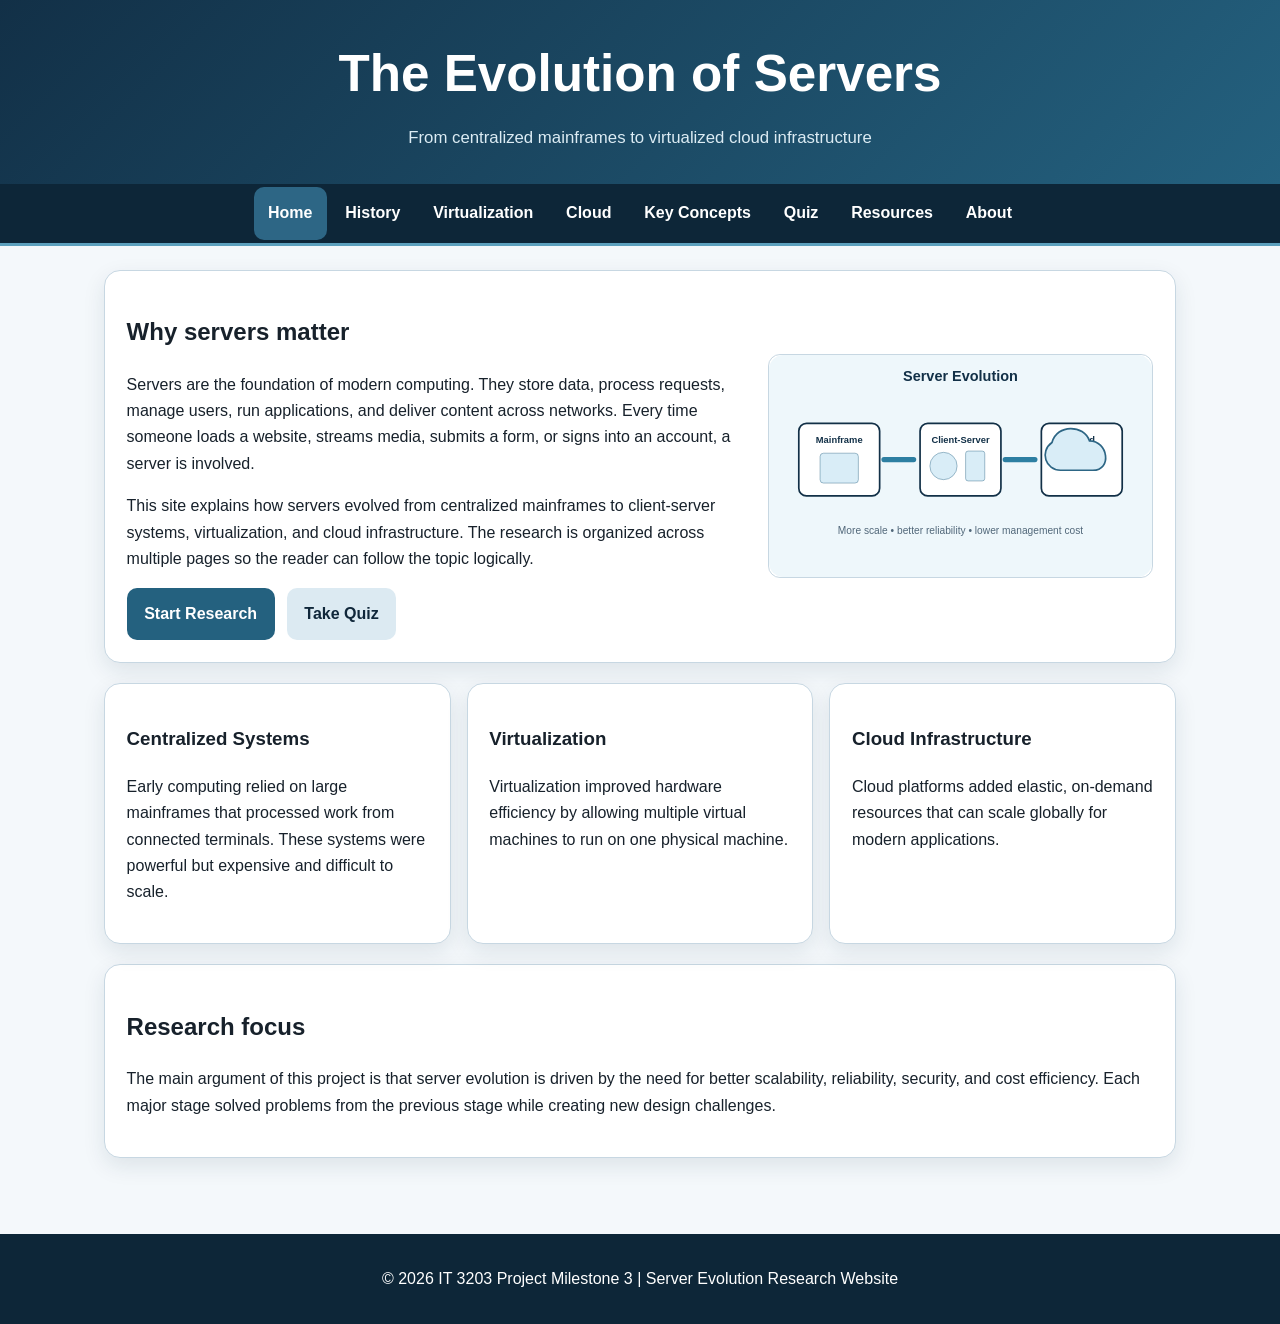
<file: index.html>
<!DOCTYPE html>
<html lang="en"><head><meta charset="UTF-8"><meta name="viewport" content="width=device-width, initial-scale=1.0"><title>Server Evolution | Home</title><link rel="stylesheet" href="styles.css"></head><body><a class="skip-link" href="#main">Skip to main content</a>
<header><h1>The Evolution of Servers</h1><p class="tagline">From centralized mainframes to virtualized cloud infrastructure</p></header>
<nav aria-label="Main navigation"><ul>
<li><a href="index.html" class="active">Home</a></li><li><a href="history.html">History</a></li><li><a href="virtualization.html">Virtualization</a></li><li><a href="cloud.html">Cloud</a></li><li><a href="concepts.html">Key Concepts</a></li><li><a href="quiz.html">Quiz</a></li><li><a href="resources.html">Resources</a></li><li><a href="about.html">About</a></li>
</ul></nav>
<main id="main">
<section class="hero"><div><h2>Why servers matter</h2><p>Servers are the foundation of modern computing. They store data, process requests, manage users, run applications, and deliver content across networks. Every time someone loads a website, streams media, submits a form, or signs into an account, a server is involved.</p><p>This site explains how servers evolved from centralized mainframes to client-server systems, virtualization, and cloud infrastructure. The research is organized across multiple pages so the reader can follow the topic logically.</p><div class="button-row"><a class="primary-button" href="history.html">Start Research</a><a class="secondary-button" href="quiz.html">Take Quiz</a></div></div><img src="images/server-evolution.svg" alt="Diagram showing the evolution from mainframes to cloud servers"></section>
<section class="content-grid"><article class="card"><h3>Centralized Systems</h3><p>Early computing relied on large mainframes that processed work from connected terminals. These systems were powerful but expensive and difficult to scale.</p></article><article class="card"><h3>Virtualization</h3><p>Virtualization improved hardware efficiency by allowing multiple virtual machines to run on one physical machine.</p></article><article class="card"><h3>Cloud Infrastructure</h3><p>Cloud platforms added elastic, on-demand resources that can scale globally for modern applications.</p></article></section>
<section class="card"><h2>Research focus</h2><p>The main argument of this project is that server evolution is driven by the need for better scalability, reliability, security, and cost efficiency. Each major stage solved problems from the previous stage while creating new design challenges.</p></section>
</main><footer><p>&copy; <span id="year"></span> IT 3203 Project Milestone 3 | Server Evolution Research Website</p></footer><script src="script.js"></script></body></html>
</file>
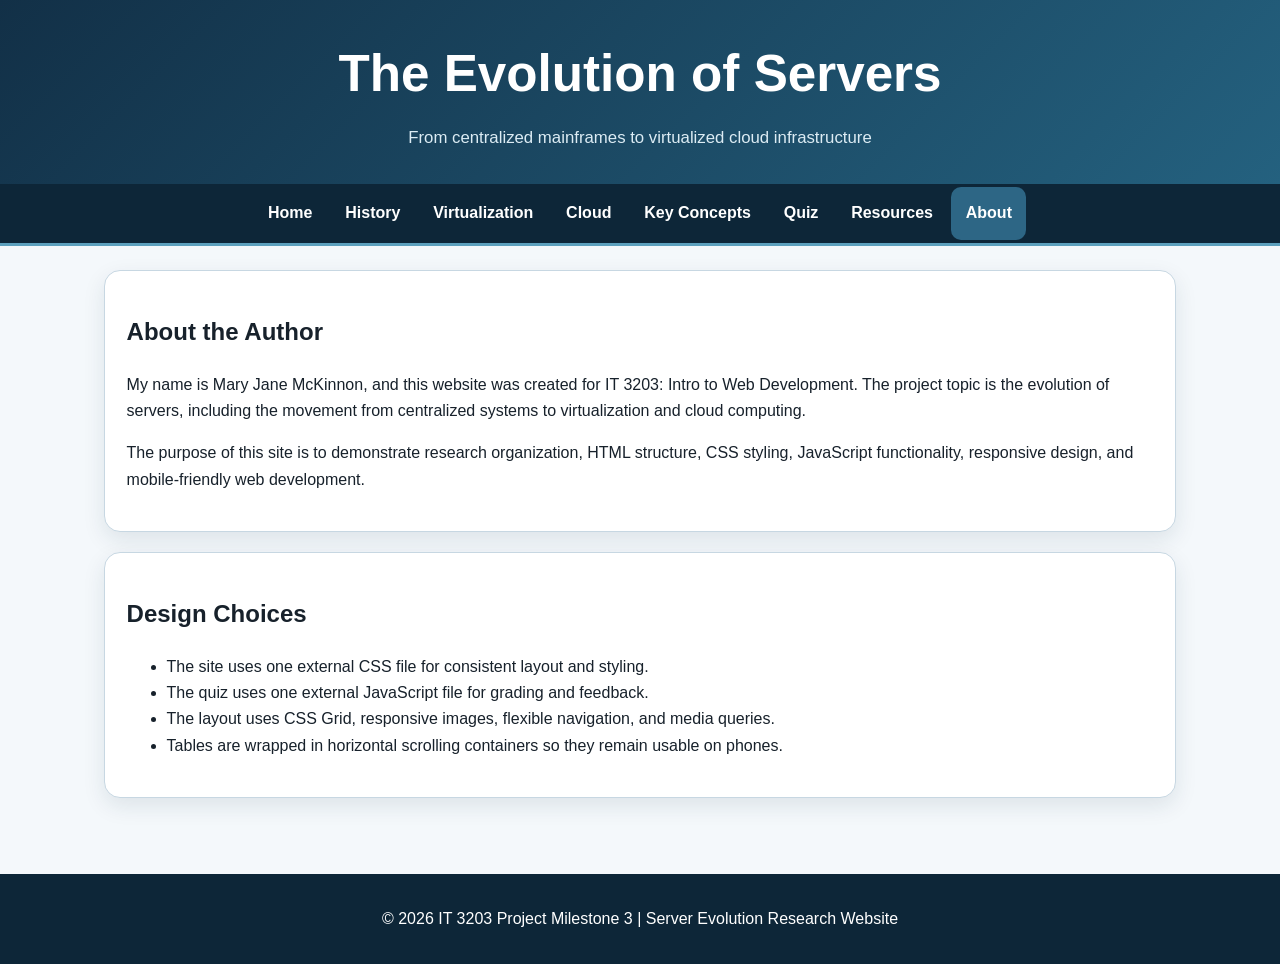
<file: about.html>
<!DOCTYPE html>
<html lang="en"><head><meta charset="UTF-8"><meta name="viewport" content="width=device-width, initial-scale=1.0"><title>Server Evolution | About</title><link rel="stylesheet" href="styles.css"></head><body><a class="skip-link" href="#main">Skip to main content</a>
<header><h1>The Evolution of Servers</h1><p class="tagline">From centralized mainframes to virtualized cloud infrastructure</p></header>
<nav aria-label="Main navigation"><ul>
<li><a href="index.html">Home</a></li><li><a href="history.html">History</a></li><li><a href="virtualization.html">Virtualization</a></li><li><a href="cloud.html">Cloud</a></li><li><a href="concepts.html">Key Concepts</a></li><li><a href="quiz.html">Quiz</a></li><li><a href="resources.html">Resources</a></li><li><a href="about.html" class="active">About</a></li>
</ul></nav>
<main id="main"><section class="card"><h2>About the Author</h2><p>My name is Mary Jane McKinnon, and this website was created for IT 3203: Intro to Web Development. The project topic is the evolution of servers, including the movement from centralized systems to virtualization and cloud computing.</p><p>The purpose of this site is to demonstrate research organization, HTML structure, CSS styling, JavaScript functionality, responsive design, and mobile-friendly web development.</p></section><section class="card"><h2>Design Choices</h2><ul><li>The site uses one external CSS file for consistent layout and styling.</li><li>The quiz uses one external JavaScript file for grading and feedback.</li><li>The layout uses CSS Grid, responsive images, flexible navigation, and media queries.</li><li>Tables are wrapped in horizontal scrolling containers so they remain usable on phones.</li></ul></section></main><footer><p>&copy; <span id="year"></span> IT 3203 Project Milestone 3 | Server Evolution Research Website</p></footer><script src="script.js"></script></body></html>
</file>
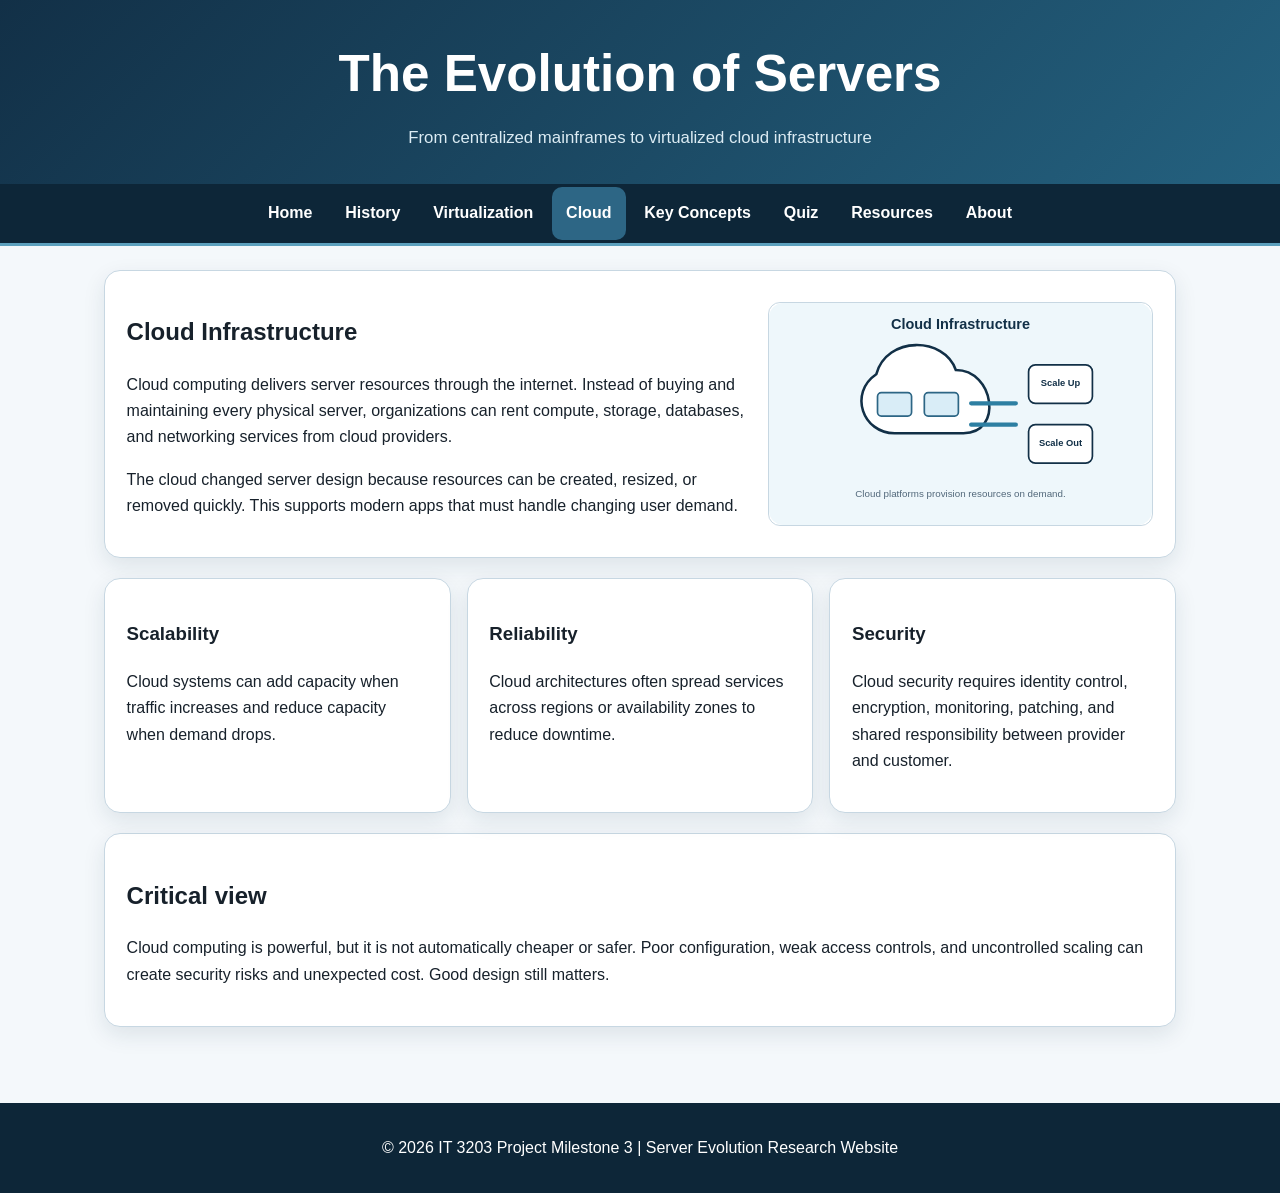
<file: cloud.html>
<!DOCTYPE html>
<html lang="en"><head><meta charset="UTF-8"><meta name="viewport" content="width=device-width, initial-scale=1.0"><title>Server Evolution | Cloud Infrastructure</title><link rel="stylesheet" href="styles.css"></head><body><a class="skip-link" href="#main">Skip to main content</a>
<header><h1>The Evolution of Servers</h1><p class="tagline">From centralized mainframes to virtualized cloud infrastructure</p></header>
<nav aria-label="Main navigation"><ul>
<li><a href="index.html">Home</a></li><li><a href="history.html">History</a></li><li><a href="virtualization.html">Virtualization</a></li><li><a href="cloud.html" class="active">Cloud</a></li><li><a href="concepts.html">Key Concepts</a></li><li><a href="quiz.html">Quiz</a></li><li><a href="resources.html">Resources</a></li><li><a href="about.html">About</a></li>
</ul></nav>
<main id="main">
<section class="hero"><div><h2>Cloud Infrastructure</h2><p>Cloud computing delivers server resources through the internet. Instead of buying and maintaining every physical server, organizations can rent compute, storage, databases, and networking services from cloud providers.</p><p>The cloud changed server design because resources can be created, resized, or removed quickly. This supports modern apps that must handle changing user demand.</p></div><img src="images/cloud-server.svg" alt="Cloud server scaling graphic"></section>
<section class="content-grid"><article class="card"><h3>Scalability</h3><p>Cloud systems can add capacity when traffic increases and reduce capacity when demand drops.</p></article><article class="card"><h3>Reliability</h3><p>Cloud architectures often spread services across regions or availability zones to reduce downtime.</p></article><article class="card"><h3>Security</h3><p>Cloud security requires identity control, encryption, monitoring, patching, and shared responsibility between provider and customer.</p></article></section>
<section class="card"><h2>Critical view</h2><p>Cloud computing is powerful, but it is not automatically cheaper or safer. Poor configuration, weak access controls, and uncontrolled scaling can create security risks and unexpected cost. Good design still matters.</p></section>
</main><footer><p>&copy; <span id="year"></span> IT 3203 Project Milestone 3 | Server Evolution Research Website</p></footer><script src="script.js"></script></body></html>
</file>
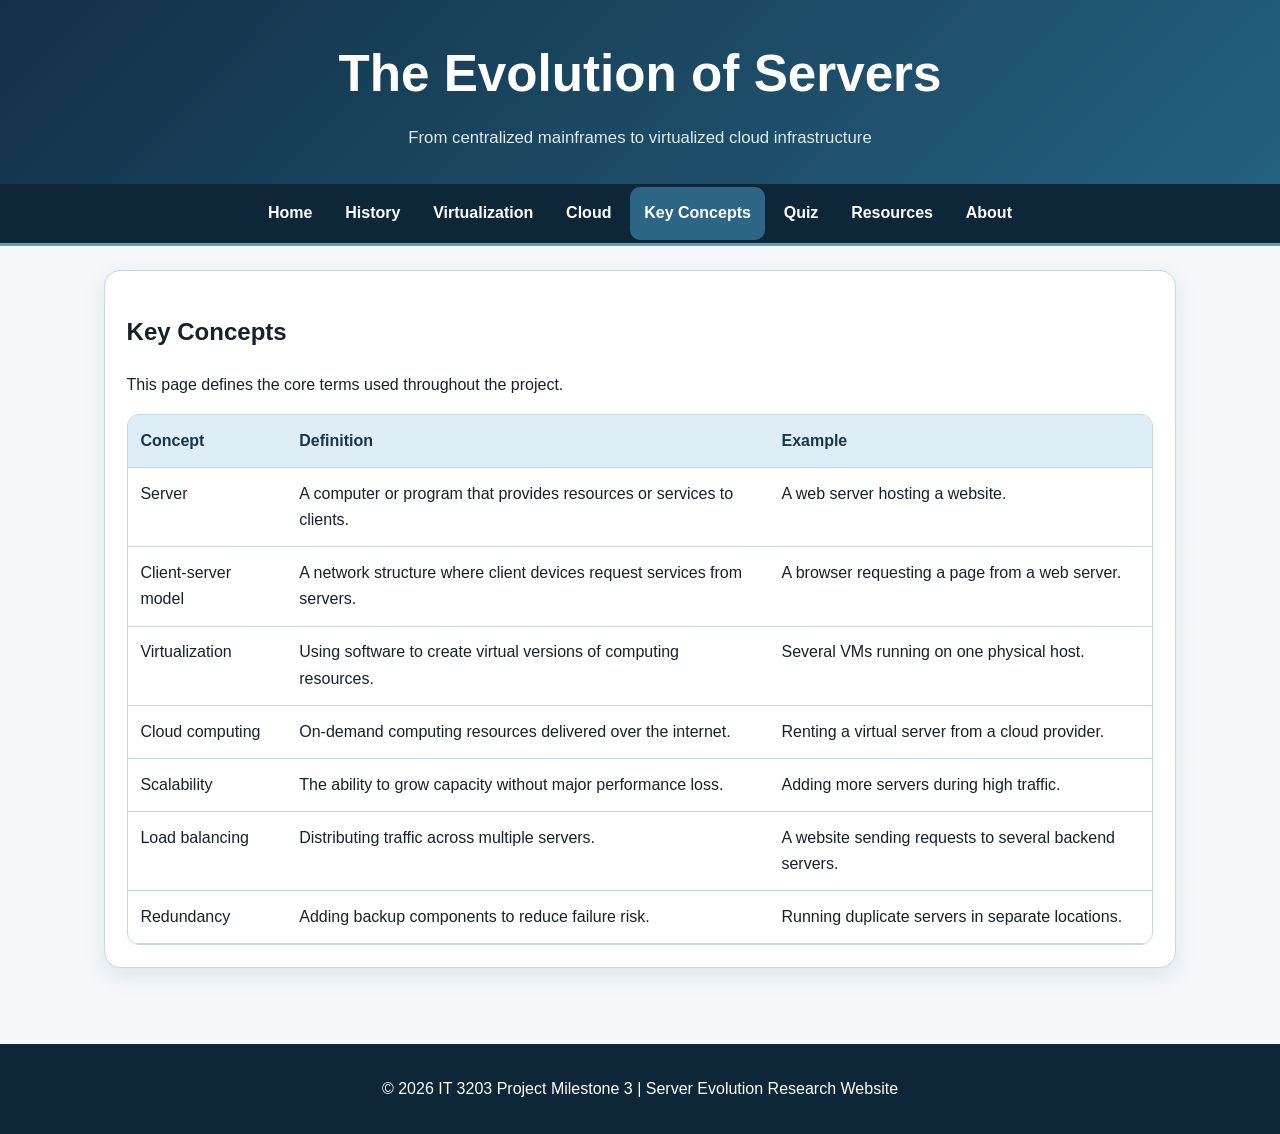
<file: concepts.html>
<!DOCTYPE html>
<html lang="en"><head><meta charset="UTF-8"><meta name="viewport" content="width=device-width, initial-scale=1.0"><title>Server Evolution | Key Concepts</title><link rel="stylesheet" href="styles.css"></head><body><a class="skip-link" href="#main">Skip to main content</a>
<header><h1>The Evolution of Servers</h1><p class="tagline">From centralized mainframes to virtualized cloud infrastructure</p></header>
<nav aria-label="Main navigation"><ul>
<li><a href="index.html">Home</a></li><li><a href="history.html">History</a></li><li><a href="virtualization.html">Virtualization</a></li><li><a href="cloud.html">Cloud</a></li><li><a href="concepts.html" class="active">Key Concepts</a></li><li><a href="quiz.html">Quiz</a></li><li><a href="resources.html">Resources</a></li><li><a href="about.html">About</a></li>
</ul></nav>
<main id="main">
<section class="card"><h2>Key Concepts</h2><p>This page defines the core terms used throughout the project.</p><div class="table-wrapper"><table><thead><tr><th>Concept</th><th>Definition</th><th>Example</th></tr></thead><tbody><tr><td>Server</td><td>A computer or program that provides resources or services to clients.</td><td>A web server hosting a website.</td></tr><tr><td>Client-server model</td><td>A network structure where client devices request services from servers.</td><td>A browser requesting a page from a web server.</td></tr><tr><td>Virtualization</td><td>Using software to create virtual versions of computing resources.</td><td>Several VMs running on one physical host.</td></tr><tr><td>Cloud computing</td><td>On-demand computing resources delivered over the internet.</td><td>Renting a virtual server from a cloud provider.</td></tr><tr><td>Scalability</td><td>The ability to grow capacity without major performance loss.</td><td>Adding more servers during high traffic.</td></tr><tr><td>Load balancing</td><td>Distributing traffic across multiple servers.</td><td>A website sending requests to several backend servers.</td></tr><tr><td>Redundancy</td><td>Adding backup components to reduce failure risk.</td><td>Running duplicate servers in separate locations.</td></tr></tbody></table></div></section>
</main><footer><p>&copy; <span id="year"></span> IT 3203 Project Milestone 3 | Server Evolution Research Website</p></footer><script src="script.js"></script></body></html>
</file>
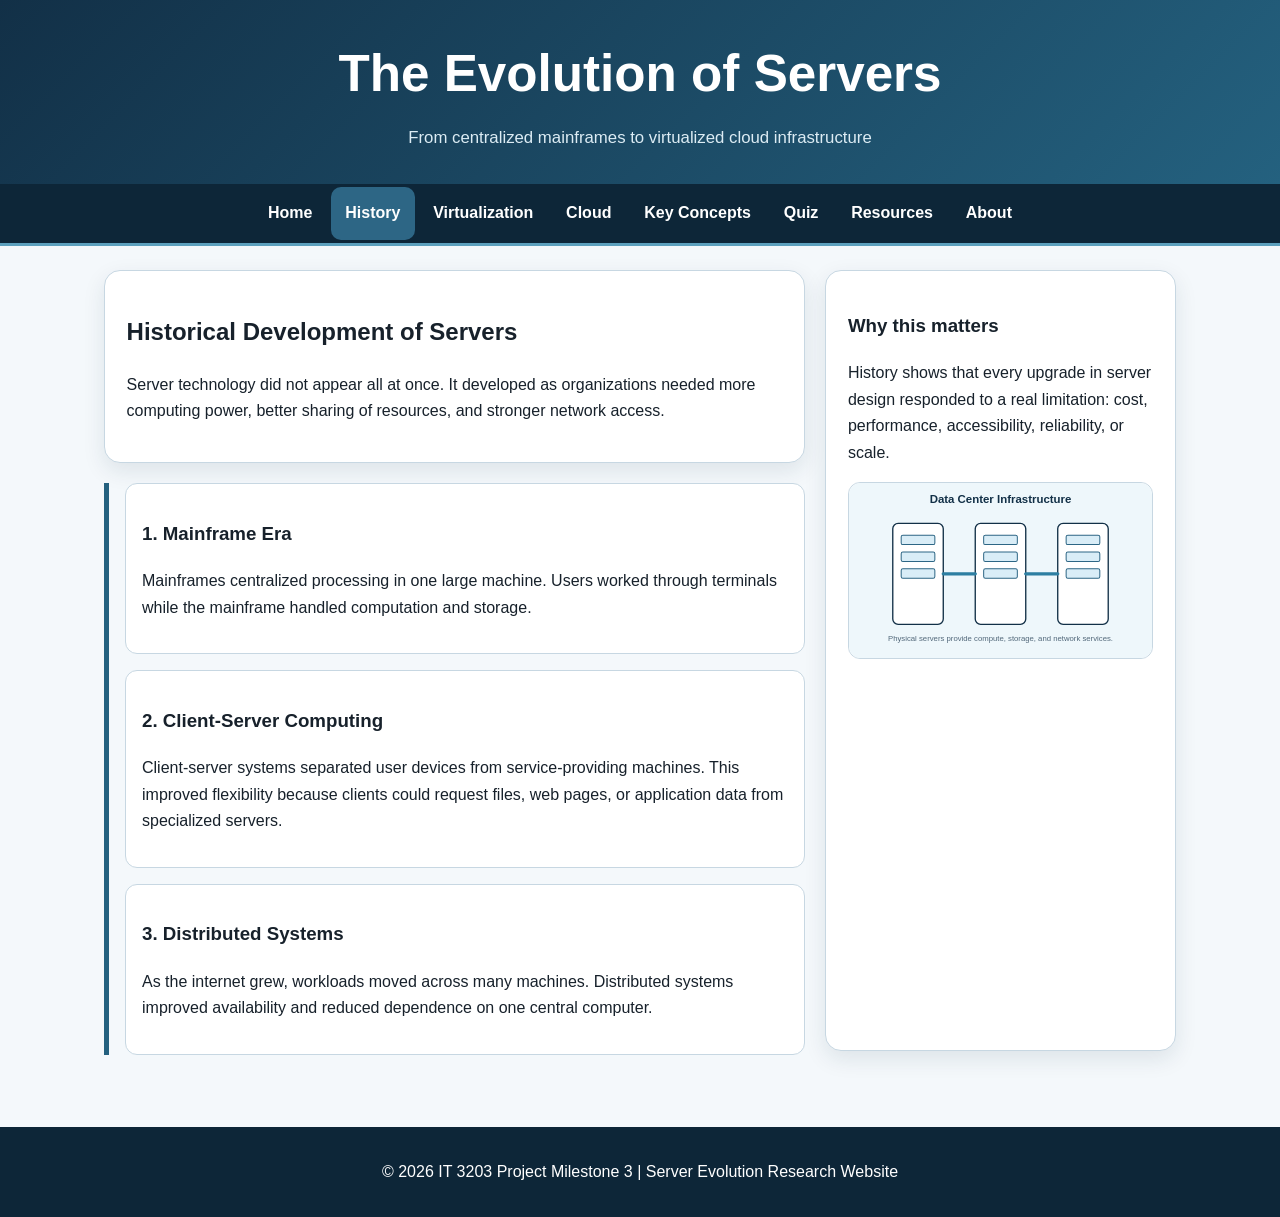
<file: history.html>
<!DOCTYPE html>
<html lang="en"><head><meta charset="UTF-8"><meta name="viewport" content="width=device-width, initial-scale=1.0"><title>Server Evolution | History</title><link rel="stylesheet" href="styles.css"></head><body><a class="skip-link" href="#main">Skip to main content</a>
<header><h1>The Evolution of Servers</h1><p class="tagline">From centralized mainframes to virtualized cloud infrastructure</p></header>
<nav aria-label="Main navigation"><ul>
<li><a href="index.html">Home</a></li><li><a href="history.html" class="active">History</a></li><li><a href="virtualization.html">Virtualization</a></li><li><a href="cloud.html">Cloud</a></li><li><a href="concepts.html">Key Concepts</a></li><li><a href="quiz.html">Quiz</a></li><li><a href="resources.html">Resources</a></li><li><a href="about.html">About</a></li>
</ul></nav>
<main id="main">
<section class="page-layout"><div><article class="card"><h2>Historical Development of Servers</h2><p>Server technology did not appear all at once. It developed as organizations needed more computing power, better sharing of resources, and stronger network access.</p></article><section class="timeline"><article><h3>1. Mainframe Era</h3><p>Mainframes centralized processing in one large machine. Users worked through terminals while the mainframe handled computation and storage.</p></article><article><h3>2. Client-Server Computing</h3><p>Client-server systems separated user devices from service-providing machines. This improved flexibility because clients could request files, web pages, or application data from specialized servers.</p></article><article><h3>3. Distributed Systems</h3><p>As the internet grew, workloads moved across many machines. Distributed systems improved availability and reduced dependence on one central computer.</p></article></section></div><aside class="sidebar-card"><h3>Why this matters</h3><p>History shows that every upgrade in server design responded to a real limitation: cost, performance, accessibility, reliability, or scale.</p><img class="responsive-img" src="images/data-center.svg" alt="Data center infrastructure graphic"></aside></section>
</main><footer><p>&copy; <span id="year"></span> IT 3203 Project Milestone 3 | Server Evolution Research Website</p></footer><script src="script.js"></script></body></html>
</file>
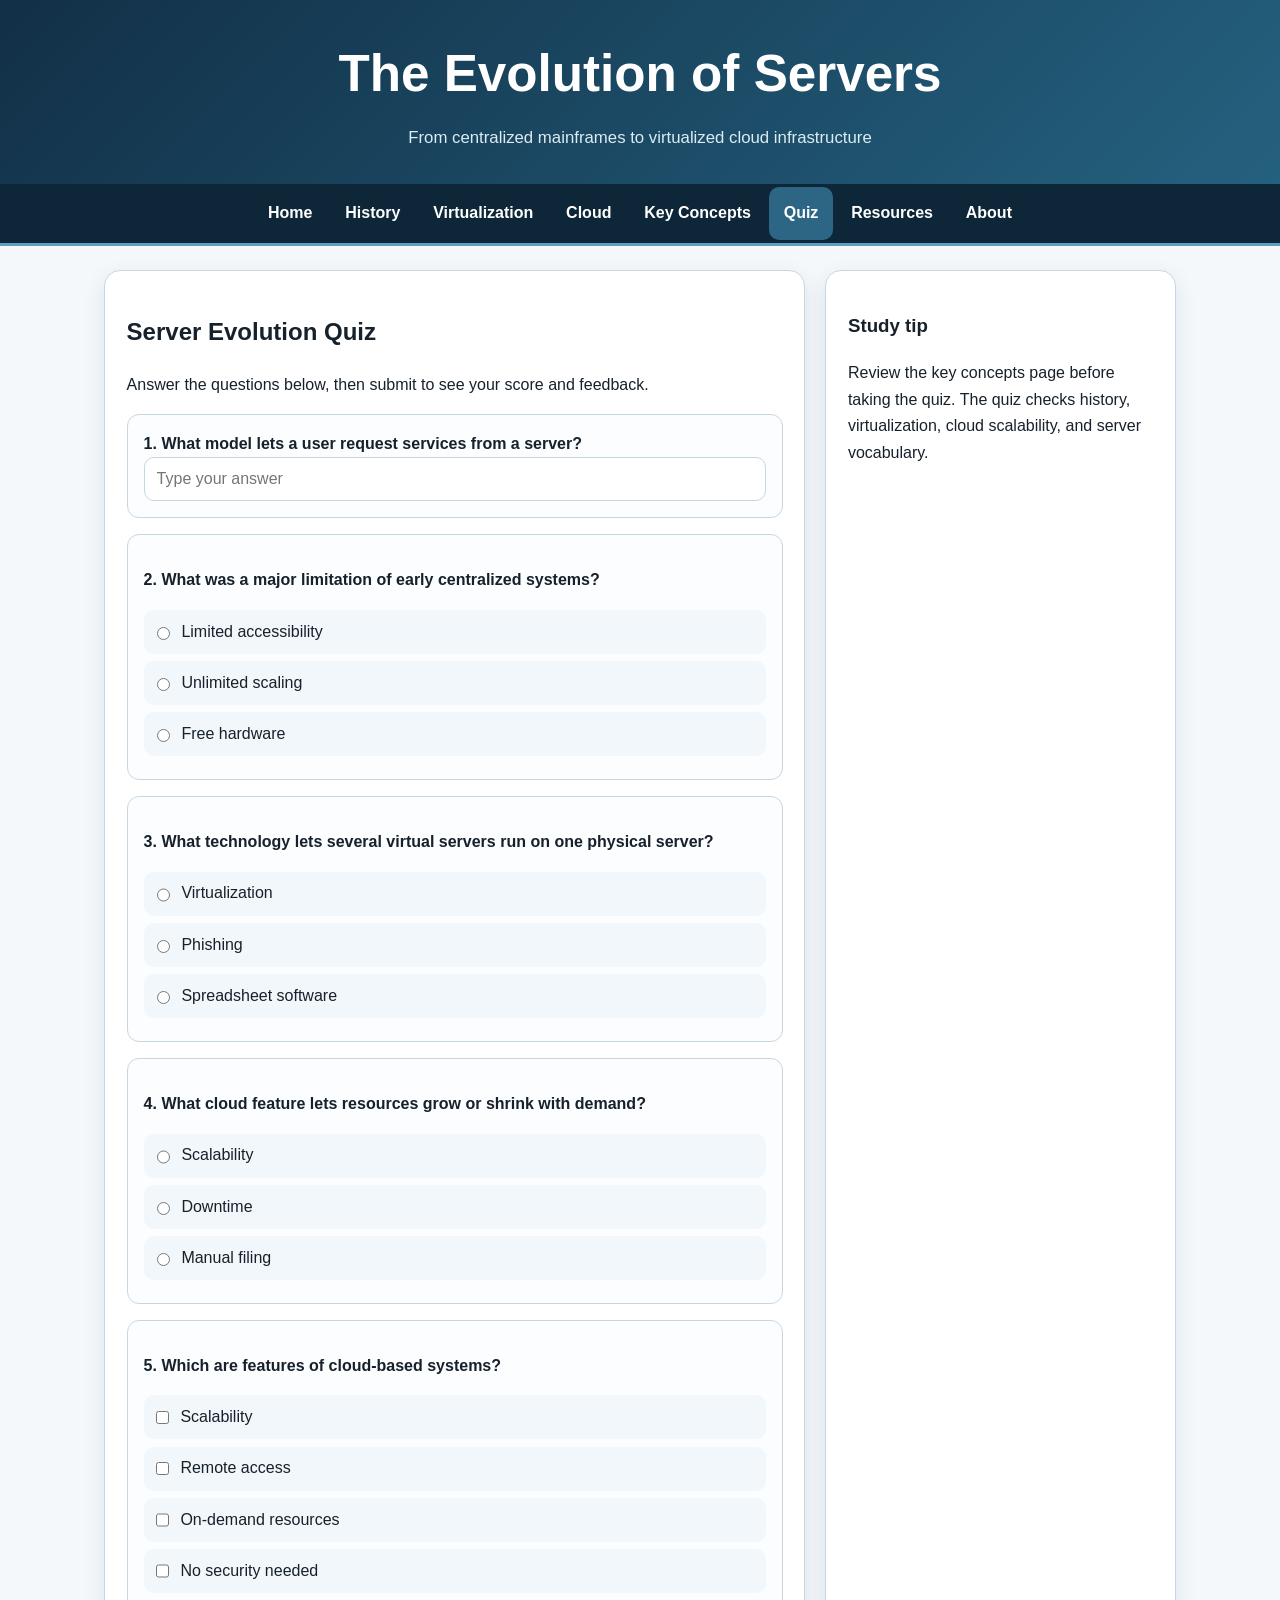
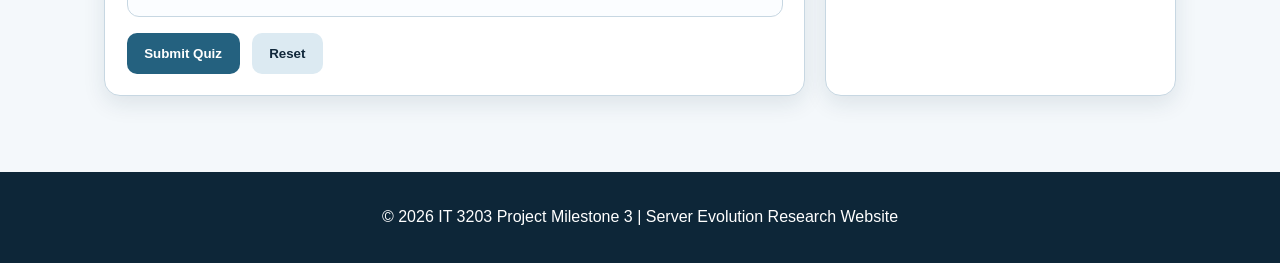
<file: quiz.html>
<!DOCTYPE html>
<html lang="en"><head><meta charset="UTF-8"><meta name="viewport" content="width=device-width, initial-scale=1.0"><title>Server Evolution | Quiz</title><link rel="stylesheet" href="styles.css"></head><body><a class="skip-link" href="#main">Skip to main content</a>
<header><h1>The Evolution of Servers</h1><p class="tagline">From centralized mainframes to virtualized cloud infrastructure</p></header>
<nav aria-label="Main navigation"><ul>
<li><a href="index.html">Home</a></li><li><a href="history.html">History</a></li><li><a href="virtualization.html">Virtualization</a></li><li><a href="cloud.html">Cloud</a></li><li><a href="concepts.html">Key Concepts</a></li><li><a href="quiz.html" class="active">Quiz</a></li><li><a href="resources.html">Resources</a></li><li><a href="about.html">About</a></li>
</ul></nav>
<main id="main">
<section class="page-layout"><div><article class="quiz-card"><h2>Server Evolution Quiz</h2><p>Answer the questions below, then submit to see your score and feedback.</p><form id="server-quiz"><div class="quiz-question"><label for="q1"><strong>1. What model lets a user request services from a server?</strong></label><input type="text" id="q1" name="q1" placeholder="Type your answer"></div><div class="quiz-question"><p><strong>2. What was a major limitation of early centralized systems?</strong></p><div class="option-list"><label><input type="radio" name="q2" value="limited accessibility"> Limited accessibility</label><label><input type="radio" name="q2" value="unlimited scaling"> Unlimited scaling</label><label><input type="radio" name="q2" value="free hardware"> Free hardware</label></div></div><div class="quiz-question"><p><strong>3. What technology lets several virtual servers run on one physical server?</strong></p><div class="option-list"><label><input type="radio" name="q3" value="virtualization"> Virtualization</label><label><input type="radio" name="q3" value="phishing"> Phishing</label><label><input type="radio" name="q3" value="spreadsheet software"> Spreadsheet software</label></div></div><div class="quiz-question"><p><strong>4. What cloud feature lets resources grow or shrink with demand?</strong></p><div class="option-list"><label><input type="radio" name="q4" value="scalability"> Scalability</label><label><input type="radio" name="q4" value="downtime"> Downtime</label><label><input type="radio" name="q4" value="manual filing"> Manual filing</label></div></div><div class="quiz-question"><p><strong>5. Which are features of cloud-based systems?</strong></p><div class="option-list"><label><input type="checkbox" name="q5" value="Scalability"> Scalability</label><label><input type="checkbox" name="q5" value="Remote access"> Remote access</label><label><input type="checkbox" name="q5" value="On-demand resources"> On-demand resources</label><label><input type="checkbox" name="q5" value="No security needed"> No security needed</label></div></div><div class="button-row"><button class="primary-button" type="submit">Submit Quiz</button><button class="secondary-button" type="button" id="reset-button">Reset</button></div></form></article><section id="quiz-results" class="result-panel"><div id="result-banner"></div><div id="result-list"></div></section></div><aside class="sidebar-card"><h3>Study tip</h3><p>Review the key concepts page before taking the quiz. The quiz checks history, virtualization, cloud scalability, and server vocabulary.</p></aside></section>
</main><footer><p>&copy; <span id="year"></span> IT 3203 Project Milestone 3 | Server Evolution Research Website</p></footer><script src="script.js"></script></body></html>
</file>
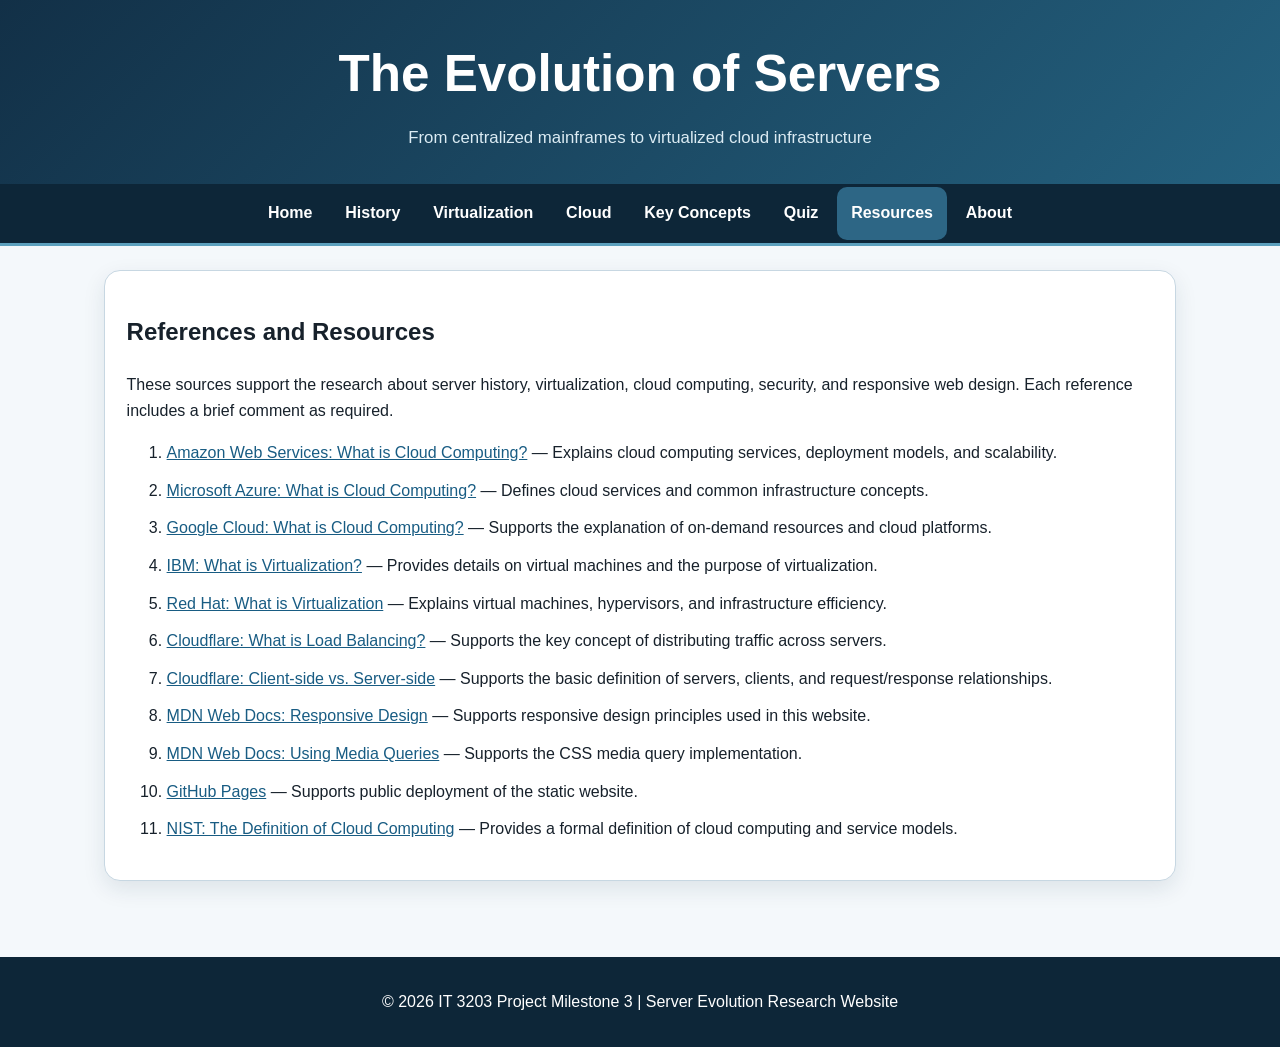
<file: resources.html>
<!DOCTYPE html>
<html lang="en"><head><meta charset="UTF-8"><meta name="viewport" content="width=device-width, initial-scale=1.0"><title>Server Evolution | Resources</title><link rel="stylesheet" href="styles.css"></head><body><a class="skip-link" href="#main">Skip to main content</a>
<header><h1>The Evolution of Servers</h1><p class="tagline">From centralized mainframes to virtualized cloud infrastructure</p></header>
<nav aria-label="Main navigation"><ul>
<li><a href="index.html">Home</a></li><li><a href="history.html">History</a></li><li><a href="virtualization.html">Virtualization</a></li><li><a href="cloud.html">Cloud</a></li><li><a href="concepts.html">Key Concepts</a></li><li><a href="quiz.html">Quiz</a></li><li><a href="resources.html" class="active">Resources</a></li><li><a href="about.html">About</a></li>
</ul></nav>
<main id="main"><section class="card"><h2>References and Resources</h2><p>These sources support the research about server history, virtualization, cloud computing, security, and responsive web design. Each reference includes a brief comment as required.</p><ol class="resource-list">
<li><a href="https://aws.amazon.com/what-is-cloud-computing/">Amazon Web Services: What is Cloud Computing?</a> — Explains cloud computing services, deployment models, and scalability.</li>
<li><a href="https://azure.microsoft.com/en-us/resources/cloud-computing-dictionary/what-is-cloud-computing/">Microsoft Azure: What is Cloud Computing?</a> — Defines cloud services and common infrastructure concepts.</li>
<li><a href="https://cloud.google.com/learn/what-is-cloud-computing">Google Cloud: What is Cloud Computing?</a> — Supports the explanation of on-demand resources and cloud platforms.</li>
<li><a href="https://www.ibm.com/topics/virtualization">IBM: What is Virtualization?</a> — Provides details on virtual machines and the purpose of virtualization.</li>
<li><a href="https://www.redhat.com/en/topics/virtualization/what-is-virtualization">Red Hat: What is Virtualization</a> — Explains virtual machines, hypervisors, and infrastructure efficiency.</li>
<li><a href="https://www.cloudflare.com/learning/performance/what-is-load-balancing/">Cloudflare: What is Load Balancing?</a> — Supports the key concept of distributing traffic across servers.</li>
<li><a href="https://www.cloudflare.com/learning/serverless/glossary/client-side-vs-server-side/">Cloudflare: Client-side vs. Server-side</a> — Supports the basic definition of servers, clients, and request/response relationships.</li>
<li><a href="https://developer.mozilla.org/en-US/docs/Learn_web_development/Core/CSS_layout/Responsive_Design">MDN Web Docs: Responsive Design</a> — Supports responsive design principles used in this website.</li>
<li><a href="https://developer.mozilla.org/en-US/docs/Web/CSS/CSS_media_queries/Using_media_queries">MDN Web Docs: Using Media Queries</a> — Supports the CSS media query implementation.</li>
<li><a href="https://pages.github.com/">GitHub Pages</a> — Supports public deployment of the static website.</li>
<li><a href="https://www.nist.gov/publications/nist-definition-cloud-computing">NIST: The Definition of Cloud Computing</a> — Provides a formal definition of cloud computing and service models.</li>
</ol></section></main><footer><p>&copy; <span id="year"></span> IT 3203 Project Milestone 3 | Server Evolution Research Website</p></footer><script src="script.js"></script></body></html>
</file>
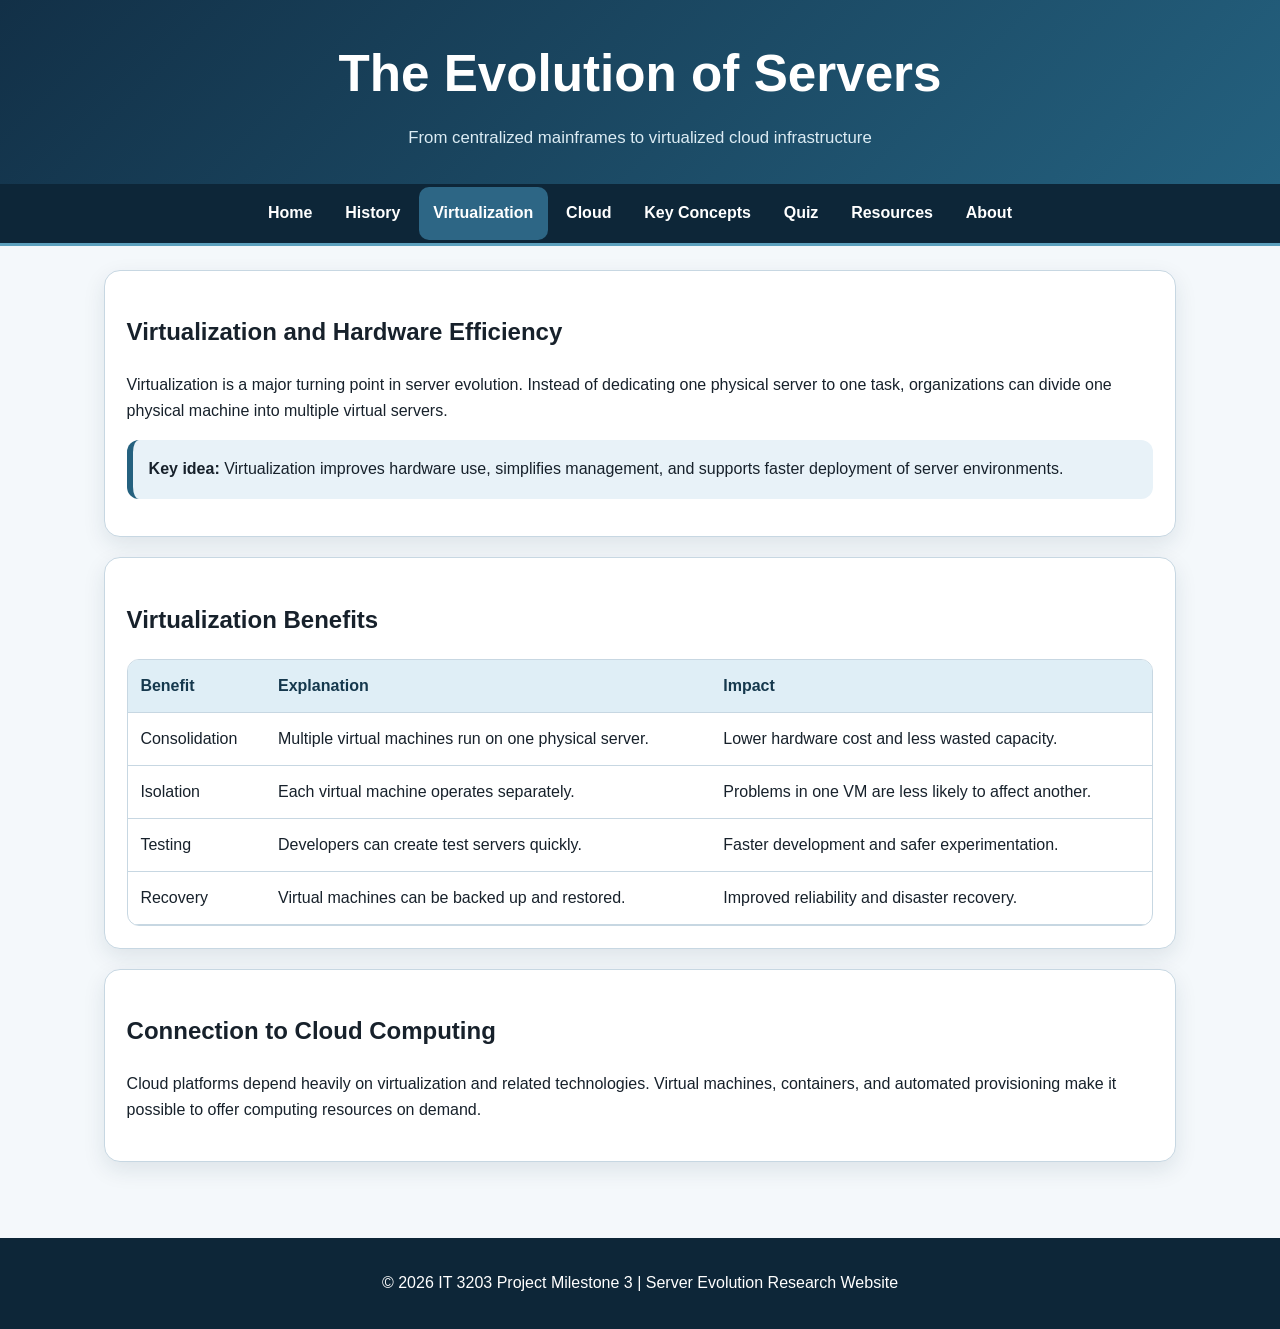
<file: virtualization.html>
<!DOCTYPE html>
<html lang="en"><head><meta charset="UTF-8"><meta name="viewport" content="width=device-width, initial-scale=1.0"><title>Server Evolution | Virtualization</title><link rel="stylesheet" href="styles.css"></head><body><a class="skip-link" href="#main">Skip to main content</a>
<header><h1>The Evolution of Servers</h1><p class="tagline">From centralized mainframes to virtualized cloud infrastructure</p></header>
<nav aria-label="Main navigation"><ul>
<li><a href="index.html">Home</a></li><li><a href="history.html">History</a></li><li><a href="virtualization.html" class="active">Virtualization</a></li><li><a href="cloud.html">Cloud</a></li><li><a href="concepts.html">Key Concepts</a></li><li><a href="quiz.html">Quiz</a></li><li><a href="resources.html">Resources</a></li><li><a href="about.html">About</a></li>
</ul></nav>
<main id="main">
<section class="card"><h2>Virtualization and Hardware Efficiency</h2><p>Virtualization is a major turning point in server evolution. Instead of dedicating one physical server to one task, organizations can divide one physical machine into multiple virtual servers.</p><div class="callout"><strong>Key idea:</strong> Virtualization improves hardware use, simplifies management, and supports faster deployment of server environments.</div></section>
<section class="card"><h2>Virtualization Benefits</h2><div class="table-wrapper"><table><thead><tr><th>Benefit</th><th>Explanation</th><th>Impact</th></tr></thead><tbody><tr><td>Consolidation</td><td>Multiple virtual machines run on one physical server.</td><td>Lower hardware cost and less wasted capacity.</td></tr><tr><td>Isolation</td><td>Each virtual machine operates separately.</td><td>Problems in one VM are less likely to affect another.</td></tr><tr><td>Testing</td><td>Developers can create test servers quickly.</td><td>Faster development and safer experimentation.</td></tr><tr><td>Recovery</td><td>Virtual machines can be backed up and restored.</td><td>Improved reliability and disaster recovery.</td></tr></tbody></table></div></section>
<section class="card"><h2>Connection to Cloud Computing</h2><p>Cloud platforms depend heavily on virtualization and related technologies. Virtual machines, containers, and automated provisioning make it possible to offer computing resources on demand.</p></section>
</main><footer><p>&copy; <span id="year"></span> IT 3203 Project Milestone 3 | Server Evolution Research Website</p></footer><script src="script.js"></script></body></html>
</file>
<file: styles.css>
/* ==========================================================
   IT 3203 Project Milestone 3 - Responsive Server Evolution Site
   Shared stylesheet for every page. Breakpoints: desktop default,
   laptop/tablet <=1100px, small tablet <=820px, phone <=600px.
   ========================================================== */
:root{--primary:#123047;--secondary:#24617f;--accent:#e8f2f8;--ink:#17212b;--muted:#52687a;--card:#fff;--line:#c7d7e2;--success:#1f7a45;--danger:#b3261e;--shadow:0 8px 22px rgba(18,48,71,.10);--radius:16px}
*{box-sizing:border-box}html{scroll-behavior:smooth}body{margin:0;font-family:Arial,Helvetica,sans-serif;line-height:1.65;color:var(--ink);background:#f4f8fb;font-size:16px;overflow-x:hidden}img,svg,video{max-width:100%;height:auto}a{color:#185c83;overflow-wrap:anywhere}a:hover{color:#0d334a}
header{background:linear-gradient(135deg,var(--primary),var(--secondary));color:#fff;padding:2rem 1.25rem;text-align:center}header h1{margin:0;font-size:clamp(2rem,5vw,3.2rem)}.tagline{margin:.5rem auto 0;max-width:850px;color:#dcecf4;font-size:1.05rem}
nav{position:sticky;top:0;z-index:10;background:#0d2638;border-bottom:3px solid #5ca0bd}nav ul{display:flex;justify-content:center;gap:.25rem;list-style:none;margin:0;padding:.15rem;flex-wrap:wrap}nav li{flex:0 1 auto}nav a{display:block;color:#fff;text-decoration:none;padding:.85rem .9rem;font-weight:700;border-radius:10px;white-space:nowrap}nav a:hover,nav a.active{background:#2d6685;color:#fff}
main{width:min(1120px,100%);margin:auto;padding:1.5rem}.hero,.card,.sidebar-card,.quiz-card,.result-panel{background:var(--card);border:1px solid var(--line);border-radius:var(--radius);box-shadow:var(--shadow);padding:1.35rem;margin-bottom:1.25rem}.hero{display:grid;grid-template-columns:minmax(0,1.45fr) minmax(280px,.9fr);gap:1.25rem;align-items:center}.hero img,.responsive-img{display:block;width:100%;height:auto;border-radius:12px;border:1px solid var(--line)}
.page-layout{display:grid;grid-template-columns:minmax(0,2fr) minmax(260px,1fr);gap:1.25rem}.content-grid{display:grid;grid-template-columns:repeat(3,minmax(0,1fr));gap:1rem}.timeline{border-left:5px solid var(--secondary);padding-left:1rem}.timeline article{background:#fff;border:1px solid var(--line);border-radius:12px;padding:1rem;margin-bottom:1rem}.table-wrapper{overflow-x:auto;-webkit-overflow-scrolling:touch;border:1px solid var(--line);border-radius:12px;background:#fff}table{width:100%;border-collapse:collapse;min-width:620px}th,td{padding:.8rem;border-bottom:1px solid var(--line);text-align:left;vertical-align:top}th{background:#dfeef6;color:#15384d}.callout{background:var(--accent);border-left:6px solid var(--secondary);padding:1rem;border-radius:12px;margin:1rem 0}.skip-link{position:absolute;left:-999px;top:auto}.skip-link:focus{left:1rem;top:1rem;background:#fff;padding:.7rem;z-index:20}.resource-list li{margin-bottom:.7rem}.button-row{display:flex;gap:.75rem;flex-wrap:wrap}.primary-button,.secondary-button{display:inline-block;text-align:center;text-decoration:none;padding:.8rem 1.1rem;border:none;border-radius:10px;font-weight:700;cursor:pointer}.primary-button{background:var(--secondary);color:#fff}.secondary-button{background:#dceaf2;color:#10273a}.primary-button:hover{background:#194f6b;color:#fff}
.quiz-question{border:1px solid var(--line);border-radius:12px;padding:1rem;margin:1rem 0;background:#fbfdff}.option-list label{display:flex;gap:.5rem;margin:.45rem 0;padding:.55rem;border-radius:10px;background:#f1f7fb}input[type=text]{width:100%;padding:.75rem;border:1px solid var(--line);border-radius:10px;font-size:1rem}.result-panel{display:none}.result-panel.visible{display:block}.result-banner{padding:1rem;border-radius:12px;margin-bottom:1rem}.status-pass{background:#e7f5ec;color:var(--success);border:1px solid #a9d7b8}.status-fail{background:#fdecea;color:var(--danger);border:1px solid #f3b3ad}.result-item{border-left:6px solid #aaa;padding:.8rem;margin-bottom:.7rem;background:#fff;border-radius:8px}.correct{border-left-color:var(--success)}.incorrect{border-left-color:var(--danger)}footer{background:#0d2638;color:#fff;text-align:center;padding:1rem;margin-top:2rem}.small{font-size:.92rem;color:var(--muted)}
@media (max-width:1100px){main{padding:1.15rem}.hero,.page-layout{grid-template-columns:1fr}.hero img,.responsive-img{max-height:420px;object-fit:contain}.content-grid{grid-template-columns:repeat(2,minmax(0,1fr))}nav ul{justify-content:flex-start}nav a{font-size:.95rem;padding:.75rem .8rem}}
@media (max-width:820px){header{padding:1.55rem 1rem}.content-grid{grid-template-columns:1fr}.card,.hero,.sidebar-card,.quiz-card,.result-panel{padding:1rem}.button-row{flex-direction:column}.primary-button,.secondary-button{width:100%}table{min-width:540px;font-size:.94rem}}
@media (max-width:600px){body{font-size:15px}header{padding:1.25rem .8rem}nav{position:static}nav ul{display:block;padding:0}nav a{border-radius:0;border-top:1px solid rgba(255,255,255,.15);padding:.85rem 1rem;white-space:normal}main{padding:.75rem}.hero,.card,.quiz-card,.result-panel{border-radius:12px}.hero img,.responsive-img{max-height:none}table{min-width:500px;font-size:.9rem}.option-list label{align-items:flex-start}}
</file>
